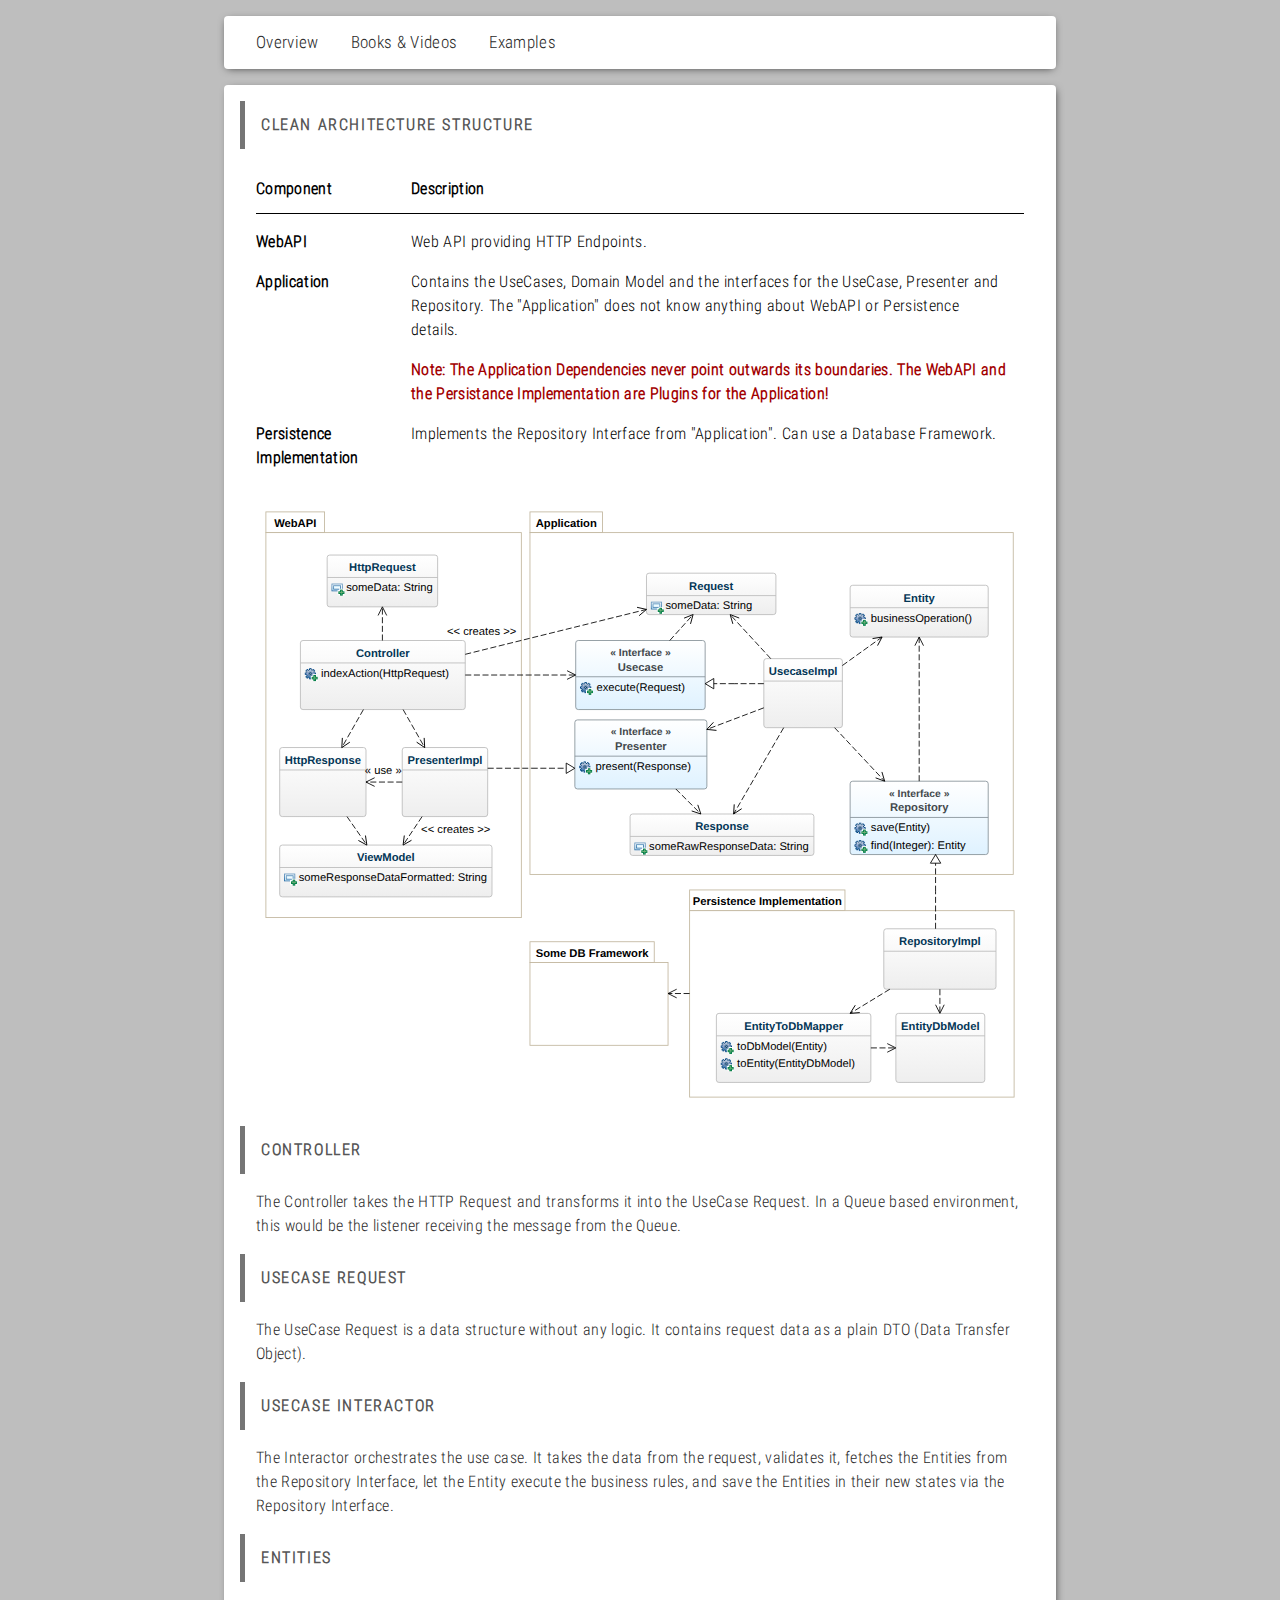
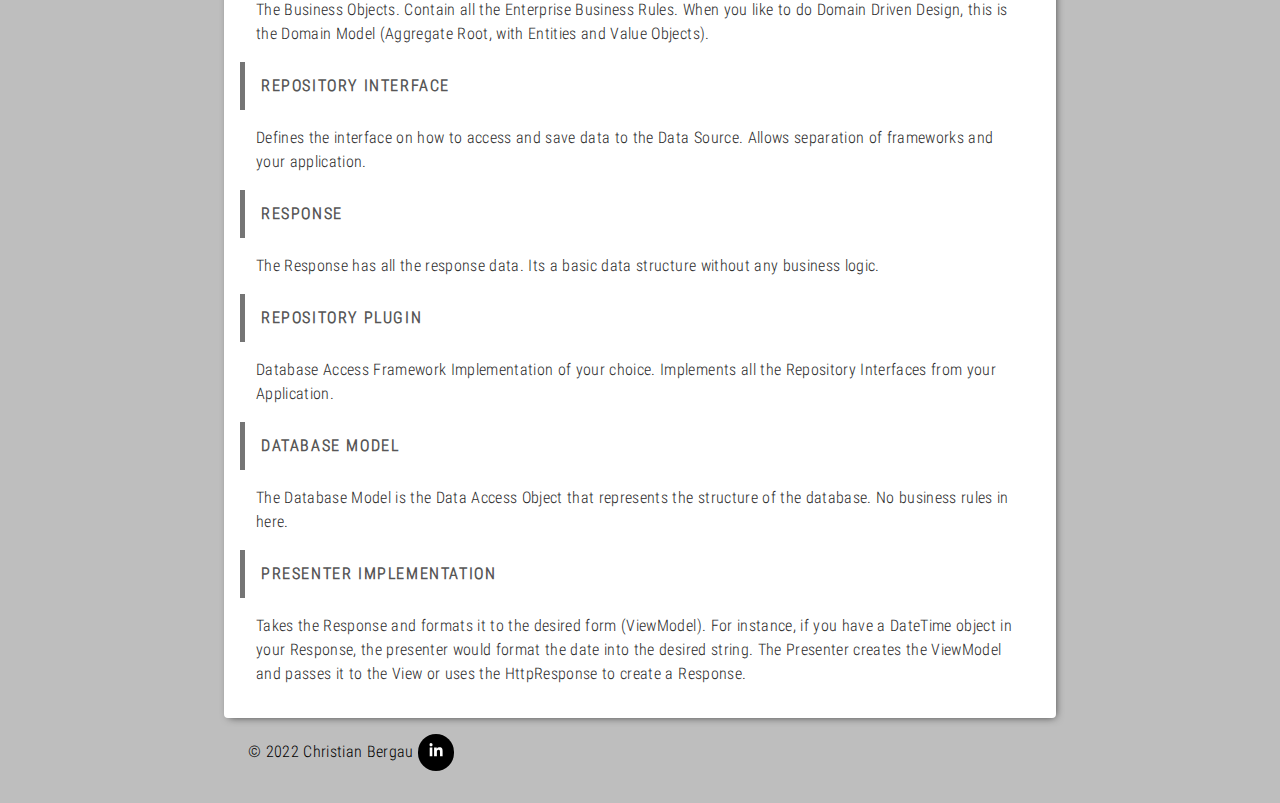
<file: index.html>
<!DOCTYPE html>
<html lang="en">
<head>
    <title>Clean Architecture Devs</title>
    <meta charset="UTF-8">
    <meta http-equiv="Content-Security-Policy" content="script-src 'unsafe-inline'">
    <meta name="author" content="Christian Bergau"/>
    <meta name="description" content="Clean Architecture explained and examples shown"/>
    <meta name="viewport" content="width=device-width, initial-scale=1"/>
    <link rel="stylesheet" href="css/reset.css">
    <link rel="stylesheet" href="css/themes/light.css">
    <link rel="stylesheet" href="css/fonts.css">
    <link rel="stylesheet" href="css/navigation.css">
    <link rel="stylesheet" href="css/index.css">
</head>
<body>
<header>
    <nav>
        <div class="topnav" id="myTopnav">
            <a href="index.html">Overview</a>
            <a href="resources.html">Books & Videos</a>
            <a href="examples.html">Examples</a>
            <a href="javascript:void(0);" class="icon" onclick="myFunction()">
                <span>☰</span>
            </a>
        </div>
    </nav>
</header>
<main>
    <h2>Clean Architecture Structure</h2>
    <table>
        <thead>
        <tr>
            <th>Component</th>
            <th>Description</th>
        </tr>
        </thead>
        <tbody>
        <tr>
            <td>WebAPI</td>
            <td>Web API providing HTTP Endpoints.</td>
        </tr>
        <tr>
            <td>Application</td>
            <td>Contains the UseCases, Domain Model and the interfaces for the UseCase, Presenter and Repository. The
                "Application" does not know anything about WebAPI or Persistence details.
                <p class="important">Note: The Application Dependencies never point outwards its boundaries. The WebAPI
                    and the Persistance Implementation are Plugins for the Application!</p>
            </td>
        </tr>
        <tr>
            <td>Persistence Implementation</td>
            <td>Implements the Repository Interface from "Application". Can use a Database Framework.</td>
        </tr>
        </tbody>
    </table>
    <img src="img/uml.svg" alt="clean architecture" class="uml"/>

    <h3>Controller</h3>
    <p>The Controller takes the HTTP Request and transforms it into the UseCase Request. In a Queue based environment,
        this would be the listener receiving the message from the Queue.</p>

    <h3>UseCase Request</h3>
    <p>The UseCase Request is a data structure without any logic. It contains request data as a plain DTO (Data Transfer
        Object).</p>

    <h3>UseCase Interactor</h3>
    <p>The Interactor orchestrates the use case. It takes the data from the request, validates it, fetches the Entities
        from the Repository Interface, let the Entity execute the business rules, and save the Entities in their new
        states via the Repository Interface.</p>

    <h3>Entities</h3>
    <p>The Business Objects. Contain all the Enterprise Business Rules. When you like to do Domain Driven Design, this
        is the
        Domain Model (Aggregate Root, with Entities and Value Objects).</p>

    <h3>Repository Interface</h3>
    <p>Defines the interface on how to access and save data to the Data Source. Allows separation of frameworks and your
        application.</p>

    <h3>Response</h3>
    <p>The Response has all the response data. Its a basic data structure without any business logic.</p>

    <h3>Repository Plugin</h3>
    <p>Database Access Framework Implementation of your choice. Implements all the Repository Interfaces from your
        Application.</p>

    <h3>Database Model</h3>
    <p>The Database Model is the Data Access Object that represents the structure of the database. No business rules in
        here.</p>

    <h3>Presenter Implementation</h3>
    <p>Takes the Response and formats it to the desired form (ViewModel). For instance, if you have a DateTime object in
        your Response, the presenter would format the date into the desired string. The Presenter creates the ViewModel
        and passes it to the View or uses the HttpResponse to create a Response.</p>

</main>
<footer>© 2022 Christian Bergau
    <a href="https://www.linkedin.com/in/christian-bergau-56b35883" class="social-media" aria-label="LinkedIn Profile">
        <svg xmlns="http://www.w3.org/2000/svg" width="14" height="14" fill="none">
            <g clip-path="url(#linkedin-a)">
                <path fill="#fff"
                      d="M10.434 4.286a2.93 2.93 0 0 0-2.636 1.45h-.037V4.508H5.09v8.976h2.782v-4.44c0-1.171.222-2.305 1.67-2.305 1.45 0 1.448 1.34 1.448 2.38v4.365h2.782l.001-4.923c0-2.418-.52-4.276-3.34-4.276ZM1.95.047C1.065.047.336.777.336 1.665c0 .887.729 1.617 1.615 1.617.885 0 1.614-.73 1.614-1.617C3.565.777 2.836.047 1.95.047ZM.557 13.485h2.785V4.508H.557v8.976Z"></path>
            </g>
            <defs>
                <clipPath id="linkedin-a">
                    <path fill="#fff" d="M.336.047h13.437v13.437H.336z"></path>
                </clipPath>
            </defs>
        </svg>
    </a>
</footer>
<script>
    function myFunction() {
        const x = document.getElementById("myTopnav");
        if (x.className === "topnav") {
            x.className += " responsive";
        } else {
            x.className = "topnav";
        }
    }
</script>
</body>
</html>
</file>
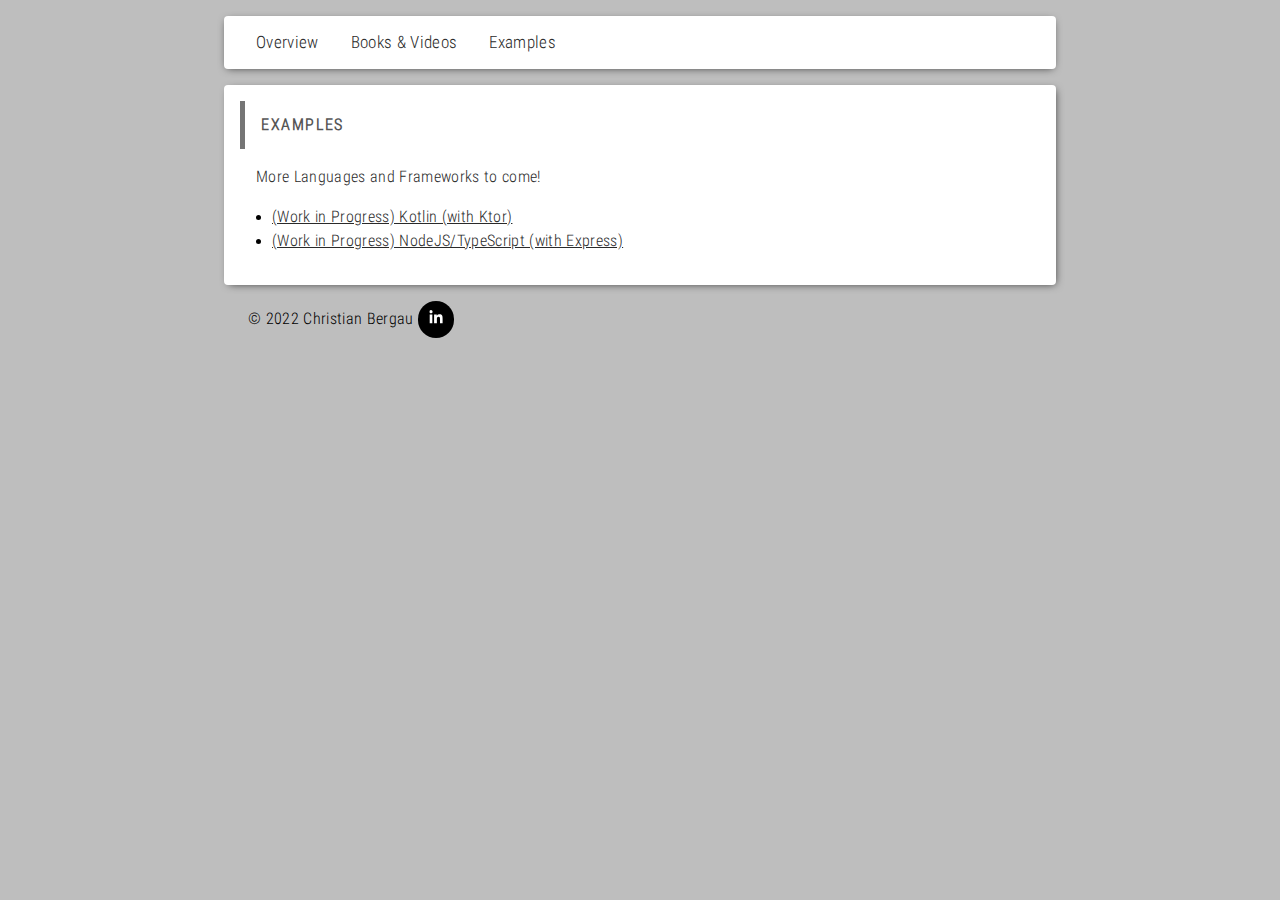
<file: examples.html>
<!DOCTYPE html>
<html lang="en">
<head>
    <title>Clean Architecture Devs</title>
    <meta charset="UTF-8">
    <meta http-equiv="Content-Security-Policy" content="script-src 'none'">
    <meta name="author" content="Christian Bergau"/>
    <meta name="description" content="Clean Architecture explained and examples shown"/>
    <meta name="viewport" content="width=device-width, initial-scale=1"/>
    <link rel="stylesheet" href="css/reset.css">
    <link rel="stylesheet" href="css/themes/light.css">
    <link rel="stylesheet" href="css/fonts.css">
    <link rel="stylesheet" href="css/navigation.css">
    <link rel="stylesheet" href="css/index.css">
</head>
<body>
<header>
    <nav>
        <div class="topnav" id="myTopnav">
            <a href="index.html">Overview</a>
            <a href="resources.html">Books & Videos</a>
            <a href="examples.html">Examples</a>
            <a href="javascript:void(0);" class="icon" onclick="myFunction()">
                <span>☰</span>
            </a>
        </div>
    </nav>
</header>
<main>
    <h2>Examples</h2>
    <p>More Languages and Frameworks to come!</p>
    <ul>
        <li><a href="https://github.com/cleanarchitecturedevs/kotlin-ktor" target="_blank">(Work in Progress) Kotlin (with Ktor)</a></li>
        <li><a href="https://github.com/cleanarchitecturedevs/nodejs_express" target="_blank">(Work in Progress) NodeJS/TypeScript (with Express)</a></li>
    </ul>
</main>
<footer>© 2022 Christian Bergau
    <a href="https://www.linkedin.com/in/christian-bergau-56b35883" class="social-media" aria-label="LinkedIn Profile">
        <svg xmlns="http://www.w3.org/2000/svg" width="14" height="14" fill="none">
            <g clip-path="url(#linkedin-a)">
                <path fill="#fff"
                      d="M10.434 4.286a2.93 2.93 0 0 0-2.636 1.45h-.037V4.508H5.09v8.976h2.782v-4.44c0-1.171.222-2.305 1.67-2.305 1.45 0 1.448 1.34 1.448 2.38v4.365h2.782l.001-4.923c0-2.418-.52-4.276-3.34-4.276ZM1.95.047C1.065.047.336.777.336 1.665c0 .887.729 1.617 1.615 1.617.885 0 1.614-.73 1.614-1.617C3.565.777 2.836.047 1.95.047ZM.557 13.485h2.785V4.508H.557v8.976Z"></path>
            </g>
            <defs>
                <clipPath id="linkedin-a">
                    <path fill="#fff" d="M.336.047h13.437v13.437H.336z"></path>
                </clipPath>
            </defs>
        </svg>
    </a>
</footer>
</body>
</html>
</file>
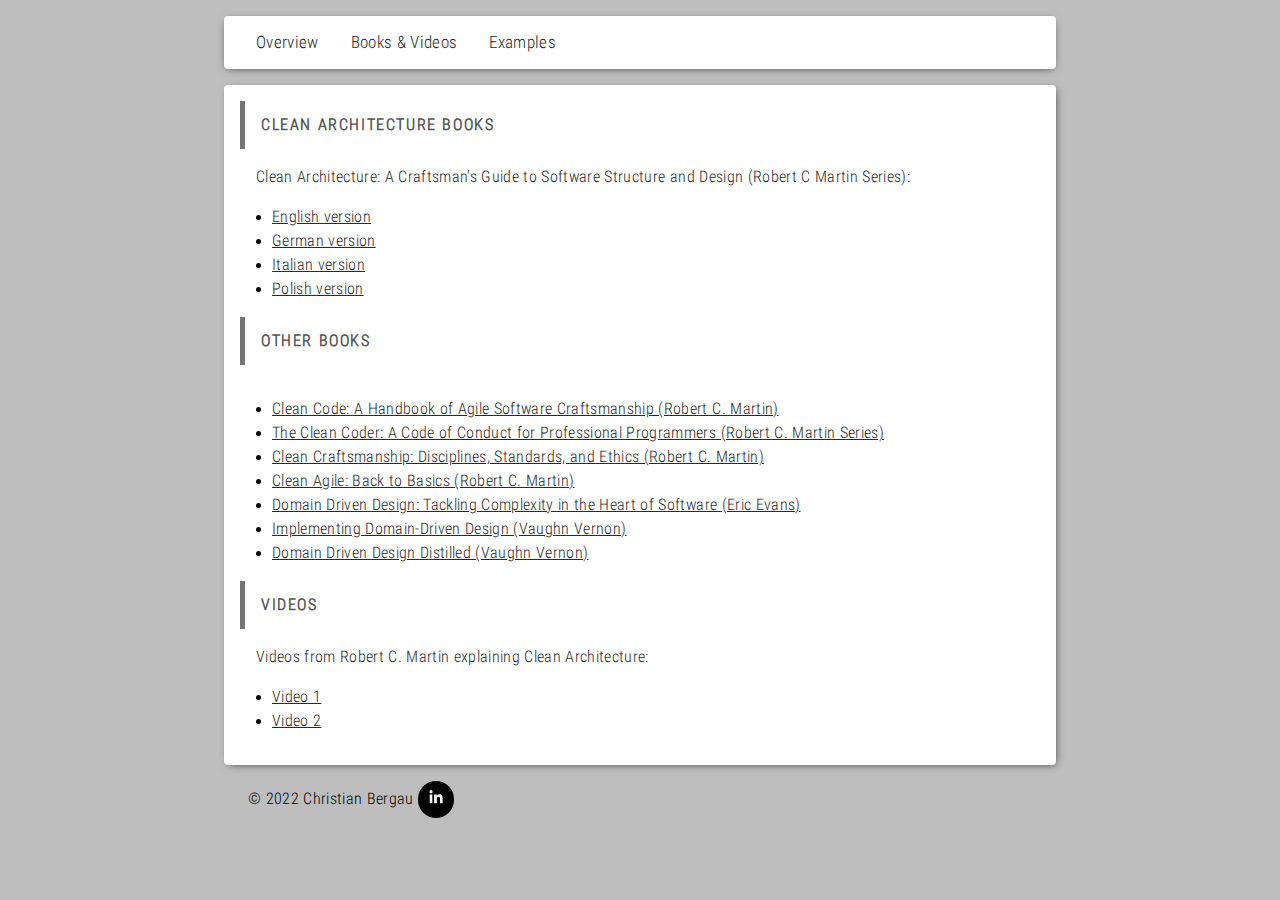
<file: resources.html>
<!DOCTYPE html>
<html lang="en">
<head>
    <title>Clean Architecture Devs</title>
    <meta charset="UTF-8">
    <meta http-equiv="Content-Security-Policy" content="script-src 'none'">
    <meta name="author" content="Christian Bergau"/>
    <meta name="description" content="Clean Architecture explained and examples shown"/>
    <meta name="viewport" content="width=device-width, initial-scale=1"/>
    <link rel="stylesheet" href="css/reset.css">
    <link rel="stylesheet" href="css/themes/light.css">
    <link rel="stylesheet" href="css/fonts.css">
    <link rel="stylesheet" href="css/navigation.css">
    <link rel="stylesheet" href="css/index.css">
</head>
<body>
<header>
    <nav>
        <div class="topnav" id="myTopnav">
            <a href="index.html">Overview</a>
            <a href="resources.html">Books & Videos</a>
            <a href="examples.html">Examples</a>
            <a href="javascript:void(0);" class="icon" onclick="myFunction()">
                <span>☰</span>
            </a>
        </div>
    </nav>
</header>
<main>
    <h2>Clean Architecture Books</h2>
    <p> Clean Architecture: A Craftsman's Guide to Software
        Structure and Design (Robert C Martin Series):</p>
    <ul>
        <li>
            <a href="https://amzn.to/3FWOkcM" target="_blank">English version</a>
        </li>
        <li>
            <a href="https://amzn.to/3Fw2jVt" target="_blank">German version</a>
        </li>
        <li>
            <a href="https://amzn.to/3BECUrv" target="_blank">Italian version</a>
        </li>
        <li>
            <a href="https://amzn.to/3WieqMv" target="_blank">Polish version</a>
        </li>
    </ul>

    <h2>Other Books</h2>
    <p></p>

    <ul>
        <li>
            <a href="https://amzn.to/3j4Y1Nh" target="_blank">Clean Code: A Handbook of Agile Software Craftsmanship
                (Robert C. Martin)</a>
        </li>
        <li>
            <a href="https://amzn.to/3FxQ76A" target="_blank">The Clean Coder: A Code of Conduct for Professional
                Programmers (Robert C. Martin Series)</a>
        </li>
        <li>
            <a href="https://amzn.to/3WhpDgg" target="_blank">Clean Craftsmanship: Disciplines, Standards, and Ethics
                (Robert C. Martin)</a>
        </li>
        <li>
            <a href="https://amzn.to/3FxQDl2" target="_blank">Clean Agile: Back to Basics (Robert C. Martin)</a>
        </li>
        <li>
            <a href="https://amzn.to/3hvMfuO" target="_blank">Domain Driven Design: Tackling Complexity in the Heart of Software (Eric Evans)</a>
        </li>
        <li>
            <a href="https://amzn.to/3HE8vgv" target="_blank">Implementing Domain-Driven Design (Vaughn Vernon)</a>
        </li>
        <li>
            <a href="https://amzn.to/3uRyBVR" target="_blank">Domain Driven Design Distilled (Vaughn Vernon)</a>
        </li>
    </ul>

    <h2>Videos</h2>
    <p>Videos from Robert C. Martin explaining Clean Architecture:</p>
    <ul>
        <li><a href="https://www.youtube.com/watch?v=2dKZ-dWaCiU&ab_channel=ITkonekt" target="_blank">Video 1</a></li>
        <li><a href="https://www.youtube.com/watch?v=Nltqi7ODZTM&ab_channel=gnbitcom" target="_blank">Video 2</a></li>
    </ul>
</main>
<footer>© 2022 Christian Bergau
    <a href="https://www.linkedin.com/in/christian-bergau-56b35883" class="social-media" aria-label="LinkedIn Profile">
        <svg xmlns="http://www.w3.org/2000/svg" width="14" height="14" fill="none">
            <g clip-path="url(#linkedin-a)">
                <path fill="#fff"
                      d="M10.434 4.286a2.93 2.93 0 0 0-2.636 1.45h-.037V4.508H5.09v8.976h2.782v-4.44c0-1.171.222-2.305 1.67-2.305 1.45 0 1.448 1.34 1.448 2.38v4.365h2.782l.001-4.923c0-2.418-.52-4.276-3.34-4.276ZM1.95.047C1.065.047.336.777.336 1.665c0 .887.729 1.617 1.615 1.617.885 0 1.614-.73 1.614-1.617C3.565.777 2.836.047 1.95.047ZM.557 13.485h2.785V4.508H.557v8.976Z"></path>
            </g>
            <defs>
                <clipPath id="linkedin-a">
                    <path fill="#fff" d="M.336.047h13.437v13.437H.336z"></path>
                </clipPath>
            </defs>
        </svg>
    </a>
</footer>
</body>
</html>
</file>
<file: css/themes/light.css>
:root {
    --body-background: #bebebe;
    --header-background: #ffffff;
    --main-background: white;
    --main-border-color: rgba(0, 0, 0, 0);
    --text-color-header: #565656;
    --text-color: #2a2a2a;
}

.hamburger {
    stroke: #565656;
}
</file>
<file: css/fonts.css>
/* latin */
@font-face {
  font-family: 'Roboto Condensed';
  font-style: normal;
  font-weight: 300;
  font-display: swap;
  src: url(./../fonts/RobotoCondensed.woff2) format('woff2');
  unicode-range: U+0000-00FF, U+0131, U+0152-0153, U+02BB-02BC, U+02C6, U+02DA, U+02DC, U+2000-206F, U+2074, U+20AC, U+2122, U+2191, U+2193, U+2212, U+2215, U+FEFF, U+FFFD;
}
</file>
<file: css/navigation.css>
.topnav {
    background-color: var(--main-background);
    overflow: hidden;
}

/* Style the links inside the navigation bar */
.topnav a {
    float: left;
    display: block;
    color: var(--text-color);
    text-align: center;
    padding: 14px 16px;
    text-decoration: none;
    font-size: 17px;
}

/* Change the color of links on hover */
.topnav a:hover {
    background-color: #ddd;
    color: black;
}

/* Add an active class to highlight the current page */
.topnav a.active {
    background-color: #04AA6D;
    color: white;
}

/* Hide the link that should open and close the topnav on small screens */
.topnav .icon {
    display: none;
}

/* When the screen is less than 600 pixels wide, hide all links, except for the first one ("Home"). Show the link that contains should open and close the topnav (.icon) */
@media screen and (max-width: 600px) {
    .topnav a:not(:first-child) {display: none;}
    .topnav a.icon {
        float: right;
        display: block;
    }
}

/* The "responsive" class is added to the topnav with JavaScript when the user clicks on the icon. This class makes the topnav look good on small screens (display the links vertically instead of horizontally) */
@media screen and (max-width: 600px) {
    .topnav.responsive {position: relative;}
    .topnav.responsive a.icon {
        position: absolute;
        right: 0;
        top: 0;
    }
    .topnav.responsive a {
        float: none;
        display: block;
        text-align: left;
    }
}
</file>
<file: css/index.css>
:root {
    --line-height: 1.5rem;
}

body {
    background: var(--body-background);
    -webkit-font-smoothing: antialiased;
    -moz-osx-font-smoothing: grayscale;
    text-rendering: optimizeLegibility;
}

header {
    background: var(--header-background);
    border-bottom: 1px solid var(--main-border-color);
    -webkit-box-shadow: 0 2px 8px -3px rgba(0, 0, 0, 0.75);
    -moz-box-shadow: 0 2px 8px -3px rgba(0, 0, 0, 0.75);
    box-shadow: 0 2px 8px -3px rgba(0, 0, 0, 0.75);
    color: var(--text-color-header);
    border-radius: 4px;
    font-family: 'Roboto Condensed', serif;
    font-size: 1.5rem;
    letter-spacing: .1rem;
    padding: 0 1rem;
    max-width: 800px;
    margin: 1rem auto 1rem auto;
}

main {
    background: var(--main-background);
    border-radius: 4px;
    -webkit-box-shadow: 2px 2px 8px -3px rgba(0, 0, 0, 0.75);
    -moz-box-shadow: 2px 2px 8px -3px rgba(0, 0, 0, 0.75);
    box-shadow: 2px 2px 8px -3px rgba(0, 0, 0, 0.75);
    padding: 1rem;
    max-width: 800px;
    margin: 0 auto;
}

@media only screen and (max-width: 600px) {
    header {
        -webkit-box-shadow: none;
        -moz-box-shadow: none;
        box-shadow: none;
        border-radius: 0;
        margin-top: 0;
        margin-bottom: 0;
    }

    main {
        -webkit-box-shadow: none;
        -moz-box-shadow: none;
        box-shadow: none;
        border-radius: 0;
    }
}

p.important {
    color: #a20000;
    font-weight: bold;
    line-height: var(--line-height);
    padding: 1rem 0 0 0;
}

footer {
    max-width: 800px;
    margin: 0 auto;
    font-family: 'Roboto Condensed';
    letter-spacing: .021rem;
    line-height: 1.5rem;
    padding: 1rem 0 2rem 1rem;
}

.social-media {
    background: black;
    border-radius: 125px;
    text-align: center;
    padding: .4rem;
    box-sizing: border-box;
    display: inline-table;
    width: 36px;
}

.uml {
    width: 100%;
}

h1, h2, h3 {
    font-family: 'Roboto Condensed';
    font-weight: bold;
    padding: 1rem;
    margin-bottom: 1rem;
}

h2 {
    border-left: 5px solid #757575;
    color: var(--text-color-header);
    display: block;
    letter-spacing: .1rem;
    text-transform: uppercase;
}

h3 {
    border-left: 5px solid #757575;
    color: var(--text-color-header);
    display: block;
    letter-spacing: .1rem;
    text-transform: uppercase;
}

p, a {
    color: var(--text-color);
    font-family: 'Roboto Condensed';
    letter-spacing: .021rem;
    line-height: var(--line-height);
    padding: 0 1rem 1rem 1rem;
}

ul {
    list-style-type: disc;
    padding: 0 0 1rem 0;
}

li {
    margin-left: 2rem;
}

li a {
    margin: 0;
    padding: 0;
}

table {
    margin: 1rem;
}

th {
    border-bottom: 1px solid black;
    font-family: 'Roboto Condensed';
    font-weight: bold;
    letter-spacing: .021rem;
    text-align: left;
    padding: 1rem 1rem 1rem 0;
}

td {
    font-family: 'Roboto Condensed';
    letter-spacing: .021rem;
    line-height: var(--line-height);
    padding: 1rem 1rem 0 0;
}

td:first-child {
    font-weight: bold;
}
</file>
